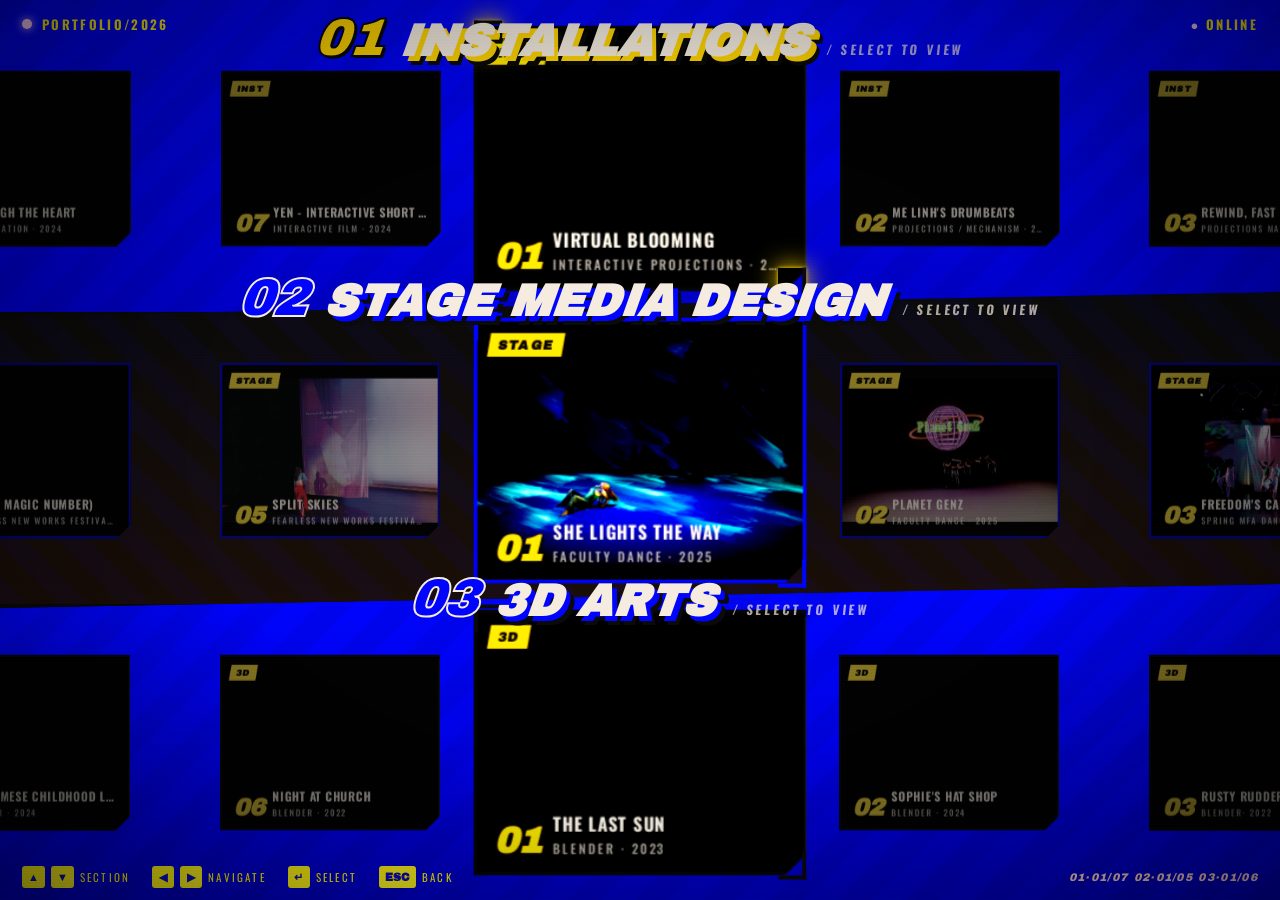
<file: index.html>
<!DOCTYPE html>
<html lang="en">
<head>
  <meta charset="UTF-8" />
  <meta name="viewport" content="width=device-width, initial-scale=1, viewport-fit=cover" />
  <title>EVEY VO — Portfolio Menu</title>

  <link rel="preconnect" href="https://fonts.googleapis.com" />
  <link rel="preconnect" href="https://fonts.gstatic.com" crossorigin />
  <link
    href="https://fonts.googleapis.com/css2?family=Archivo+Black&family=Oswald:wght@500;700&family=Bebas+Neue&family=Anton&display=swap"
    rel="stylesheet"
  />
  <!-- Dela Gothic One loaded separately so the request can't get garbled by the longer combined URL -->
  <link
    href="https://fonts.googleapis.com/css2?family=Dela+Gothic+One&display=swap"
    rel="stylesheet"
  />

  <link rel="stylesheet" href="styles.css?v=3" />
</head>
<body>
  <!-- Subtle vignette + scanline grain to imitate game-menu UI -->
  <div class="grain" aria-hidden="true"></div>
  <div class="vignette" aria-hidden="true"></div>

  <!-- Standalone vertical name (single instance, big) -->
   <!-- <div class="evey-tag" aria-hidden="true">HI! I'M EVEY VO</div> -->
  

  <!-- Top corner HUD -->
  <header class="hud-top">
    <div class="hud-brand">
      <span class="hud-dot"></span>
      <span class="hud-brand-text">PORTFOLIO/2026</span>
    </div>
    <div class="hud-status">
      <span class="hud-blink">●</span> ONLINE
    </div>
  </header>

  <main class="menu">
    <!-- BLUE STRIP 1 — INSTALLATIONS, slides Left → Right -->
    <section class="strip-section orange-section" data-direction="ltr" data-pos="top">
      <div class="strip-viewport">
        <div class="strip" id="strip-orange" aria-label="Installations carousel"></div>
        <div class="center-marker" aria-hidden="true">
          <div class="bracket bracket-l"></div>
          <div class="bracket bracket-r"></div>
        </div>
      </div>
      <div class="section-divider" aria-hidden="true"></div>
    </section>

    <!-- BLACK STRIP — STAGE DESIGN, slides Right → Left -->
    <section class="strip-section black-section" data-direction="rtl" data-pos="mid">
      <div class="strip-viewport">
        <div class="strip" id="strip-black" aria-label="Stage design carousel"></div>
        <div class="center-marker" aria-hidden="true">
          <div class="bracket bracket-l"></div>
          <div class="bracket bracket-r"></div>
        </div>
      </div>
      <div class="section-divider" aria-hidden="true"></div>
    </section>

    <!-- BLUE STRIP 2 — 3D ARTS, slides Left → Right -->
    <section class="strip-section orange-section" data-direction="ltr" data-pos="bot">
      <div class="strip-viewport">
        <div class="strip" id="strip-3d" aria-label="3D arts carousel"></div>
        <div class="center-marker" aria-hidden="true">
          <div class="bracket bracket-l"></div>
          <div class="bracket bracket-r"></div>
        </div>
      </div>
    </section>

    <!-- Section labels overlaid on the menu, anchored at section intersections -->
    <div class="menu-labels" aria-hidden="false">
      <div class="section-label section-label-anchor-top" data-section-key="orange">
        <span class="label-num">01</span>
        <h2 class="label-title">INSTALLATIONS</h2>
        <span class="label-tag">/ SELECT TO VIEW</span>
      </div>
      <div class="section-label section-label-seam-1" data-section-key="black">
        <span class="label-num">02</span>
        <h2 class="label-title">STAGE MEDIA DESIGN</h2>
        <span class="label-tag">/ SELECT TO VIEW</span>
      </div>
      <div class="section-label section-label-seam-2" data-section-key="threed">
        <span class="label-num">03</span>
        <h2 class="label-title">3D ARTS</h2>
        <span class="label-tag">/ SELECT TO VIEW</span>
      </div>
    </div>
  </main>

  <!-- Bottom HUD (button prompts) -->
  <footer class="hud-bottom">
    <span class="hud-key"><kbd>▲</kbd><kbd>▼</kbd> SECTION</span>
    <span class="hud-key"><kbd>◀</kbd><kbd>▶</kbd> NAVIGATE</span>
    <span class="hud-key"><kbd>↵</kbd> SELECT</span>
    <span class="hud-key"><kbd>ESC</kbd> BACK</span>
    <span class="hud-spacer"></span>
    <span class="hud-counter" id="hud-counter">— / —</span>
  </footer>

  <!-- Detail modal (hidden by default) -->
  <div class="modal" id="modal" role="dialog" aria-modal="true" aria-labelledby="modal-title" hidden>
    <div class="modal-backdrop" data-modal-close></div>

    <div class="modal-window" role="document">
      <header class="modal-header">
        <div class="modal-tag">
          <span class="modal-num" id="modal-num">01</span>
          <span class="modal-section" id="modal-section">INSTALLATIONS</span>
          <span class="modal-year" id="modal-year">—</span>
        </div>
        <button class="modal-close" data-modal-close aria-label="Close detail">
          <span class="modal-close-x">✕</span>
          <span class="modal-close-label">ESC</span>
        </button>
      </header>

      <h2 class="modal-title" id="modal-title">—</h2>
      <p class="modal-subtitle" id="modal-subtitle">—</p>

      <div class="modal-hero">
        <video
          id="modal-video"
          controls
          preload="metadata"
          playsinline
          crossorigin="anonymous"
        ></video>
        <!-- Large image hero, shown for 3D Arts items in place of the video. -->
        <img id="modal-image" class="modal-hero-image" alt="" style="display:none;" />
        <div class="modal-hero-frame" aria-hidden="true">
          <div class="hero-bracket hero-bracket-tl"></div>
          <div class="hero-bracket hero-bracket-tr"></div>
          <div class="hero-bracket hero-bracket-bl"></div>
          <div class="hero-bracket hero-bracket-br"></div>
        </div>
      </div>

      <div class="modal-body">
        <aside class="modal-meta">
          <dl>
            <div><dt>TYPE</dt><dd id="modal-type">—</dd></div>
            <div><dt>LOCATION</dt><dd id="modal-location">—</dd></div>
            <div><dt>ROLE</dt><dd id="modal-role">—</dd></div>
          </dl>

          <h3 class="modal-meta-title">CREDITS</h3>
          <ul class="modal-credits" id="modal-credits"></ul>
        </aside>

        <article class="modal-text" id="modal-text"></article>
      </div>

      <section class="modal-gallery">
        <h3 class="modal-gallery-title">DOCUMENTATION</h3>
        <div class="modal-gallery-grid" id="modal-gallery"></div>
      </section>
    </div>
  </div>

  <script src="script.js?v=3"></script>
</body>
</html>
</file>
<file: styles.css>
/* =====================================================================
   EVEY VO — Portfolio Game Menu
   Persona 5 / Metaphor: ReFantazio inspired.
   ===================================================================== */

:root {
  /* Primary palette — "orange" var names retained for stability,
     but the colors are now blue. THEME in script.js overrides these. */
  --orange: #0004ff;
  --orange-deep: #0000c7;
  --orange-light: #7a8aff;
  --black: #0a0a0a;
  --black-soft: #161312;
  --cream: #f5ecdf;
  --cream-dim: #d6c8b3;
  --accent: #ffd400;

  /* Fonts (overridable via THEME.fontDisplay / THEME.fontBody). */
  --font-display: 'Archivo Black', sans-serif;
  --font-body: 'Oswald', sans-serif;

  /* Sizing knobs (overridable via THEME.sizes / THEME.card). */
  --evey-size: clamp(40px, 6vw, 90px);
  --label-size: clamp(34px, 5.5vw, 92px);
  --label-num-size: clamp(28px, 4vw, 56px);

  --strip-h-desktop: 33vh;
  /* Cards now grow vertically to fit the full image without cropping. */
  --item-w-desktop: clamp(220px, 22vw, 380px);
  --item-h-desktop: clamp(200px, 25vh, 320px);

  --slide-duration: 1.6s;
  --slide-ease: cubic-bezier(0.72, 0.02, 0.18, 1);
  --zoom-duration: 0.45s;
  --zoom-ease: cubic-bezier(0.34, 1.56, 0.64, 1);
}

* { box-sizing: border-box; }

html, body {
  margin: 0;
  padding: 0;
  height: 100%;
  width: 100%;
  overflow: hidden;
  background: var(--black);
  color: var(--cream);
  font-family: var(--font-body);
  -webkit-font-smoothing: antialiased;
  text-rendering: optimizeLegibility;
}

body {
  position: relative;
  user-select: none;
}

/* ----------------------------- Background grain + vignette ---------- */
.grain {
  position: fixed; inset: 0;
  pointer-events: none;
  z-index: 60;
  opacity: 0.07;
  mix-blend-mode: overlay;
  background-image:
    repeating-linear-gradient(0deg, rgba(255,255,255,0.4) 0 1px, transparent 1px 3px);
  animation: grainShift 8s steps(8) infinite;
}
@keyframes grainShift {
  0%, 100% { transform: translate(0,0); }
  20% { transform: translate(-1px, 1px); }
  40% { transform: translate(1px, -1px); }
  60% { transform: translate(-2px, 0); }
  80% { transform: translate(2px, 1px); }
}

.vignette {
  position: fixed; inset: 0;
  pointer-events: none;
  z-index: 50;
  background: radial-gradient(ellipse at center,
    transparent 50%, rgba(0,0,0,0.55) 100%);
}

/* ----------------------------- Standalone name --------------------- */
.evey-tag {
  position: fixed;
  top: 50%;
  left: clamp(8px, 1.5vw, 24px);
  transform: translateY(-50%);
  writing-mode: vertical-rl;
  text-orientation: mixed;
  white-space: nowrap;
  /* Dela Gothic One — locked specifically for the standalone name. */
  font-family: var(--font-display);
  font-style: normal; /* Dela Gothic One only ships a regular cut */
  font-size: var(--evey-size);
  font-weight: 400;
  color: var(--cream);
  letter-spacing: 0.02em;
  text-shadow:
    4px 4px 0 var(--orange),
    8px 8px 0 var(--black);
  line-height: 0.95;
  z-index: 70;
  pointer-events: none;
}

/* ----------------------------- HUD top ------------------------------ */
.hud-top {
  position: fixed;
  top: 0; left: 0; right: 0;
  z-index: 45;
  padding: 14px 22px;
  display: flex;
  justify-content: space-between;
  align-items: center;
  font-family: var(--font-body);
  font-size: 13px;
  letter-spacing: 0.18em;
  font-weight: 700;
  text-transform: uppercase;
  pointer-events: none;
  mix-blend-mode: difference;
  color: var(--cream);
}

.hud-brand {
  display: flex;
  align-items: center;
  gap: 10px;
}

.hud-dot {
  width: 10px; height: 10px;
  background: var(--accent);
  border-radius: 50%;
  box-shadow: 0 0 10px var(--accent);
  animation: dotPulse 1.4s ease-in-out infinite;
}

@keyframes dotPulse {
  0%, 100% { transform: scale(1); opacity: 1; }
  50% { transform: scale(1.5); opacity: 0.6; }
}

.hud-status .hud-blink {
  color: var(--accent);
  animation: blink 1s steps(2) infinite;
}

@keyframes blink {
  50% { opacity: 0; }
}

/* ----------------------------- Menu layout -------------------------- */
.menu {
  position: relative;
  height: 100vh;
  width: 100%;
  padding-left: 0;
  display: flex;
  flex-direction: column;
  z-index: 10;
}

.strip-section {
  position: relative;
  flex: 1 1 33.3333%;
  min-height: 0;
  overflow: hidden;
  display: flex;
  flex-direction: column;
}

/* Orange section ------------------------------------------------------ */
.orange-section {
  background:
    /* diagonal stripes overlay */
    repeating-linear-gradient(
      135deg,
      rgba(0,0,0,0.05) 0 24px,
      rgba(0,0,0,0) 24px 48px
    ),
    linear-gradient(180deg, var(--orange) 0%, var(--orange-deep) 100%);
  color: var(--black);
}

/* Black section ------------------------------------------------------- */
.black-section {
  background:
    repeating-linear-gradient(
      45deg,
      rgba(0,4,255,0.05) 0 22px,
      rgba(0,4,255,0) 22px 44px
    ),
    linear-gradient(180deg, var(--black) 0%, #1a0e07 100%);
  color: var(--cream);
}

/* Stack ordering + diagonal cuts (top → mid → bot) ------------------- */
.strip-section[data-pos="top"] {
  z-index: 3;
  clip-path: polygon(0 0, 100% 0, 100% calc(100% - 24px), 0 100%);
}

.strip-section[data-pos="mid"] {
  z-index: 2;
  clip-path: polygon(0 24px, 100% 0, 100% calc(100% - 24px), 0 100%);
  margin-top: -24px;
}

.strip-section[data-pos="bot"] {
  z-index: 1;
  clip-path: polygon(0 24px, 100% 0, 100% 100%, 0 100%);
  margin-top: -24px;
}

/* ----------------------------- Section labels ----------------------- */
/* Labels are siblings of strip-sections, so they can overlap the
   diagonal section seams without being clipped. */
.menu-labels {
  position: absolute;
  inset: 0;
  z-index: 35;
  pointer-events: none;
}

.section-label {
  position: absolute;
  display: flex;
  flex-wrap: nowrap;
  white-space: nowrap;
  align-items: baseline;
  gap: 18px;
  pointer-events: none;
  text-transform: uppercase;
  max-width: calc(100vw - 24px);
  left: 50%;
}

/* INSTALLATIONS — pinned to the very top of the page. */
.section-label-anchor-top {
  top: 14px;
  transform: translateX(-50%) skewX(-6deg);
}

/* STAGE DESIGN — centered on the seam between strips 1 and 2. */
.section-label-seam-1 {
  top: 33.3333%;
  transform: translate(-50%, -50%) skewX(-6deg);
}

/* 3D ARTS — centered on the seam between strips 2 and 3. */
.section-label-seam-2 {
  top: 66.6666%;
  transform: translate(-50%, -50%) skewX(-6deg);
}

.label-num {
  font-family: var(--font-display);
  font-size: var(--label-num-size);
  font-weight: 900;
  font-style: italic;
  line-height: 1;
  color: var(--orange);
  -webkit-text-stroke: 2px var(--cream);
}

.label-title {
  font-family: var(--font-display);
  font-size: var(--label-size);
  font-weight: 900;
  font-style: italic;
  margin: 0;
  letter-spacing: 0.02em;
  line-height: 0.95;
  white-space: nowrap;
  color: var(--cream);
  /* Layered offset shadow so the title pops on both blue and black. */
  text-shadow:
    5px 5px 0 var(--orange),
    9px 9px 0 var(--black);
}

.label-tag {
  font-family: var(--font-body);
  font-size: clamp(11px, 1vw, 14px);
  font-weight: 700;
  letter-spacing: 0.22em;
  opacity: 0.7;
  align-self: end;
  padding-bottom: 6px;
  color: var(--cream);
}

/* Focused-strip indicator on labels (driven by keyboard nav) */
.section-label.is-focused .label-num {
  color: var(--accent);
  -webkit-text-stroke: 2px var(--black);
  text-shadow: 2px 2px 0 var(--black);
}
.section-label.is-focused .label-title {
  text-shadow:
    5px 5px 0 var(--accent),
    9px 9px 0 var(--black);
}

/* ----------------------------- Strip viewport ----------------------- */
.strip-viewport {
  position: relative;
  flex: 1 1 auto;
  min-height: 0;
  width: 100%;
  overflow: hidden;
  display: flex;
  align-items: center;
}

.strip {
  display: flex;
  align-items: center;
  gap: 28px;
  padding: 0 50vw; /* generous so first/last items can be centered */
  height: 100%;
  will-change: transform;
}

/* ----------------------------- Strip item --------------------------- */
.strip-item {
  flex: 0 0 auto;
  width: var(--item-w-desktop);
  height: var(--item-h-desktop);
  position: relative;
  cursor: pointer;
  transform: scale(0.78);
  filter: brightness(0.55) saturate(0.7);
  transition:
    transform var(--zoom-duration) var(--zoom-ease),
    filter var(--zoom-duration) ease;
  isolation: isolate;
}

.strip-item.zoomed {
  transform: scale(1.18);
  filter: brightness(1.1) saturate(1.15) contrast(1.05);
  z-index: 8;
}

/* The actual card --------------------------------------------------- */
.card-frame {
  position: relative;
  width: 100%;
  height: 100%;
  background: var(--black);
  border: 3px solid var(--black);
  box-shadow:
    8px 8px 0 0 rgba(0,0,0,0.6),
    inset 0 0 0 1px rgba(255,255,255,0.08);
  overflow: hidden;
  /* angled corner like Persona 5 menu */
  clip-path: polygon(
    0 0,
    100% 0,
    100% calc(100% - 18px),
    calc(100% - 18px) 100%,
    0 100%
  );
}

.orange-section .card-frame {
  border-color: var(--black);
  box-shadow:
    6px 6px 0 0 var(--cream),
    10px 10px 0 0 rgba(0,0,0,0.55),
    inset 0 0 0 1px rgba(255,255,255,0.08);
}

.black-section .card-frame {
  border-color: var(--orange);
  box-shadow:
    6px 6px 0 0 var(--orange-deep),
    10px 10px 0 0 rgba(0,0,0,0.6),
    inset 0 0 0 1px rgba(255,255,255,0.08);
}

.card-frame img {
  width: 100%;
  height: 100%;
  /* `contain` shows the full image without cropping. The card-frame has
     a dark background that fills any letterbox area. */
  object-fit: contain;
  display: block;
  background: var(--black);
  filter: contrast(1.05) saturate(1.05);
  transition: transform 1s ease;
}

.zoomed .card-frame img {
  transform: scale(1.06);
}

/* Subtle gradient + corner tag ------------------------------------- */
.card-frame::before {
  content: '';
  position: absolute;
  inset: 0;
  background: linear-gradient(180deg,
    transparent 40%,
    rgba(0,0,0,0.85) 100%);
  pointer-events: none;
}

.card-tag {
  position: absolute;
  top: 10px;
  left: 10px;
  background: var(--accent);
  color: var(--black);
  font-family: var(--font-display);
  font-size: 11px;
  font-weight: 900;
  letter-spacing: 0.1em;
  padding: 4px 8px;
  z-index: 2;
  transform: skewX(-10deg);
}

.card-info {
  position: absolute;
  left: 0; right: 0; bottom: 0;
  padding: 12px 14px;
  z-index: 3;
  display: flex;
  align-items: flex-end;
  gap: 10px;
  color: var(--cream);
}

.card-num {
  font-family: var(--font-display);
  font-size: clamp(22px, 2.4vw, 34px);
  font-weight: 900;
  font-style: italic;
  line-height: 0.9;
  color: var(--accent);
  text-shadow: 2px 2px 0 var(--black);
}

.card-info-text { flex: 1; min-width: 0; }

.card-info h3 {
  margin: 0;
  font-family: var(--font-body);
  font-size: clamp(13px, 1.2vw, 18px);
  font-weight: 700;
  text-transform: uppercase;
  letter-spacing: 0.05em;
  white-space: nowrap;
  overflow: hidden;
  text-overflow: ellipsis;
}

.card-info p {
  margin: 2px 0 0;
  font-family: var(--font-body);
  font-size: clamp(10px, 0.85vw, 12px);
  font-weight: 500;
  text-transform: uppercase;
  letter-spacing: 0.18em;
  opacity: 0.7;
  white-space: nowrap;
  overflow: hidden;
  text-overflow: ellipsis;
}

/* ----------------------------- Center marker ------------------------ */
.center-marker {
  position: absolute;
  left: 50%; top: 50%;
  transform: translate(-50%, -50%);
  width: calc(var(--item-w-desktop) + 50px);
  height: calc(var(--item-h-desktop) + 50px);
  pointer-events: none;
  z-index: 6;
}

.bracket {
  position: absolute;
  width: 28px; height: 28px;
  border: 4px solid currentColor;
}
.orange-section .bracket { color: var(--black); }
.black-section .bracket { color: var(--orange); }

.bracket-l {
  top: 0; left: 0;
  border-right: none;
  border-bottom: none;
}
.bracket-r {
  bottom: 0; right: 0;
  border-left: none;
  border-top: none;
}

/* Pulsing animation while zoomed */
.strip-section.is-locked .bracket {
  animation: bracketPulse 1.4s ease-in-out infinite;
}

@keyframes bracketPulse {
  0%, 100% { transform: translate(0,0); opacity: 1; }
  50%      { transform: translate(-4px,-4px); opacity: 0.65; }
}
.bracket-r {
  /* mirror the pulse direction */
}
.strip-section.is-locked .bracket-r {
  animation-name: bracketPulseR;
}
@keyframes bracketPulseR {
  0%, 100% { transform: translate(0,0); opacity: 1; }
  50%      { transform: translate(4px,4px); opacity: 0.65; }
}

/* ----------------------------- Section divider ---------------------- */
.section-divider {
  position: absolute;
  left: 0; right: 0; bottom: 0;
  height: 4px;
  background: var(--black);
  z-index: 4;
}

/* ----------------------------- HUD bottom --------------------------- */
.hud-bottom {
  position: fixed;
  bottom: 0; left: 0; right: 0;
  z-index: 45;
  padding: 12px 22px;
  display: flex;
  align-items: center;
  gap: 22px;
  font-family: var(--font-body);
  font-size: 11px;
  letter-spacing: 0.2em;
  text-transform: uppercase;
  pointer-events: none;
  mix-blend-mode: difference;
  color: var(--cream);
  background: linear-gradient(0deg, rgba(0,0,0,0.45), transparent);
}

.hud-key {
  display: inline-flex;
  align-items: center;
  gap: 6px;
}

.hud-key kbd {
  display: inline-flex;
  align-items: center;
  justify-content: center;
  min-width: 22px;
  height: 22px;
  padding: 0 6px;
  background: var(--cream);
  color: var(--black);
  font-family: var(--font-display);
  font-size: 11px;
  font-weight: 900;
  border-radius: 3px;
  letter-spacing: 0;
}

.hud-spacer { flex: 1; }

.hud-counter {
  font-family: var(--font-display);
  font-style: italic;
  letter-spacing: 0.12em;
  color: var(--accent);
}

/* ----------------------------- Responsive --------------------------- */
@media (max-width: 900px) {
  :root {
    --item-w-desktop: clamp(180px, 55vw, 260px);
    --item-h-desktop: clamp(120px, 36vw, 170px);
  }

  .label-title { font-size: clamp(24px, 7vw, 42px); }
  .label-num { font-size: clamp(20px, 5vw, 32px); }
  .label-tag { display: none; }

  .strip { gap: 18px; }

  .hud-top, .hud-bottom { font-size: 10px; gap: 12px; padding-left: 12px; padding-right: 12px; }
  .hud-key:nth-child(2), .hud-key:nth-child(3) { display: none; }
}

@media (max-width: 560px) {
  .evey-tag {
    font-size: clamp(28px, 9vw, 56px);
  }

  .section-label-anchor-top { top: 10px; }
  .label-title {
    font-size: clamp(24px, 8vw, 40px);
    text-shadow: 3px 3px 0 var(--orange), 6px 6px 0 var(--black);
  }

  .center-marker {
    width: calc(var(--item-w-desktop) + 24px);
    height: calc(var(--item-h-desktop) + 24px);
  }
  .bracket { width: 18px; height: 18px; border-width: 3px; }
}

/* Reduced motion: respect users who don't want animations */
@media (prefers-reduced-motion: reduce) {
  .strip-item { transition: none; }
  .strip { transition: none !important; }
}

/* ===================================================================
   Focused-strip indicator (driven by keyboard nav)
   =================================================================== */
.strip-section.is-focused .center-marker .bracket {
  box-shadow: 0 0 24px var(--accent), 0 0 4px var(--accent);
}
.strip-section.is-focused .section-label .label-num {
  color: var(--accent);
  -webkit-text-stroke: 0;
  text-shadow: 2px 2px 0 var(--black);
}

/* ===================================================================
   Detail modal
   =================================================================== */
.modal[hidden] { display: none; }

.modal {
  position: fixed;
  inset: 0;
  z-index: 200;
  display: flex;
  align-items: center;
  justify-content: center;
  padding: 24px;
}

.modal-backdrop {
  position: absolute;
  inset: 0;
  background: rgba(8, 6, 4, 0.85);
  backdrop-filter: blur(6px) saturate(0.9);
  -webkit-backdrop-filter: blur(6px) saturate(0.9);
  animation: backdropIn 0.25s ease-out forwards;
}

@keyframes backdropIn {
  from { opacity: 0; }
  to   { opacity: 1; }
}

.modal-window {
  position: relative;
  width: min(96vw, 1100px);
  max-height: calc(100vh - 48px);
  background: var(--cream);
  color: var(--black);
  display: flex;
  flex-direction: column;
  overflow-y: auto;
  overflow-x: hidden;
  border: 4px solid var(--black);
  box-shadow:
    14px 14px 0 0 var(--orange-deep),
    24px 24px 0 0 rgba(0, 0, 0, 0.45);
  clip-path: polygon(
    24px 0,
    100% 0,
    100% calc(100% - 24px),
    calc(100% - 24px) 100%,
    0 100%,
    0 24px
  );
  animation: modalIn 0.42s cubic-bezier(0.34, 1.56, 0.64, 1) forwards;
  scrollbar-width: thin;
  scrollbar-color: var(--orange) transparent;
}

.modal-window::-webkit-scrollbar { width: 8px; }
.modal-window::-webkit-scrollbar-thumb { background: var(--orange); }

@keyframes modalIn {
  from { transform: scale(0.86) translateY(20px) skewX(-2deg); opacity: 0; }
  to   { transform: scale(1) translateY(0) skewX(0); opacity: 1; }
}

.modal.is-closing .modal-window {
  animation: modalOut 0.25s ease-in forwards;
}
.modal.is-closing .modal-backdrop {
  animation: backdropOut 0.25s ease-in forwards;
}
@keyframes modalOut {
  to { transform: scale(0.94) translateY(10px); opacity: 0; }
}
@keyframes backdropOut {
  to { opacity: 0; }
}

/* Header ----------------------------------------------------------- */
.modal-header {
  position: sticky;
  top: 0;
  z-index: 5;
  display: flex;
  align-items: center;
  justify-content: space-between;
  gap: 16px;
  padding: 16px 24px;
  background: var(--black);
  color: var(--cream);
}

.modal-tag {
  display: flex;
  align-items: baseline;
  gap: 14px;
  font-family: var(--font-display);
  text-transform: uppercase;
}
.modal-num {
  font-size: clamp(22px, 2.6vw, 34px);
  font-style: italic;
  color: var(--orange);
  -webkit-text-stroke: 1px var(--cream);
}
.modal-section {
  font-family: var(--font-body);
  font-size: 13px;
  font-weight: 700;
  letter-spacing: 0.22em;
  color: var(--cream);
}
.modal-year {
  font-family: var(--font-body);
  font-size: 13px;
  font-weight: 500;
  letter-spacing: 0.18em;
  color: var(--accent);
  padding: 2px 8px;
  border: 1px solid var(--accent);
}

.modal-close {
  appearance: none;
  border: 2px solid var(--orange);
  background: transparent;
  color: var(--cream);
  padding: 6px 10px;
  display: flex;
  align-items: center;
  gap: 8px;
  cursor: pointer;
  font-family: var(--font-body);
  font-size: 12px;
  letter-spacing: 0.2em;
  transition: background 0.2s, color 0.2s, transform 0.2s;
}
.modal-close:hover {
  background: var(--orange);
  color: var(--black);
  transform: translate(-2px, -2px);
}
.modal-close-x {
  font-family: var(--font-display);
  font-size: 16px;
}

/* Title block ------------------------------------------------------ */
.modal-title {
  margin: 22px 28px 4px;
  font-family: var(--font-display);
  font-style: italic;
  font-size: clamp(36px, 5.5vw, 72px);
  line-height: 0.95;
  letter-spacing: -0.01em;
  text-transform: uppercase;
}
.modal-subtitle {
  margin: 0 28px 18px;
  font-family: var(--font-body);
  font-weight: 500;
  font-size: 14px;
  letter-spacing: 0.2em;
  text-transform: uppercase;
  color: var(--orange-deep);
}

/* Hero (video) ----------------------------------------------------- */
.modal-hero {
  position: relative;
  margin: 0 28px;
  aspect-ratio: 16 / 9;
  background: var(--black);
  overflow: hidden;
  border: 3px solid var(--black);
  box-shadow: 6px 6px 0 var(--orange);
}
.modal-hero video {
  width: 100%;
  height: 100%;
  object-fit: cover;
  display: block;
  background: var(--black);
}

/* 3D Arts modal: a big still image instead of a video. We use object-fit:
   contain so the full render shows without being cropped. */
.modal-hero-image {
  width: 100%;
  height: 100%;
  object-fit: contain;
  display: block;
  background: var(--black);
}

/* ===================================================================
   "is-threed" modal variant
   Stripped-down layout for 3D Arts: title + subtitle + year + 1
   description paragraph + a single FULL-SIZE image.
   No meta sidebar, no credits, no documentation gallery.
   =================================================================== */
.modal-window.is-threed .modal-meta,
.modal-window.is-threed .modal-gallery {
  display: none;
}

/* Body becomes a single column, padded comfortably. */
.modal-window.is-threed .modal-body {
  display: block;
  grid-template-columns: 1fr;
  padding: 14px 28px 24px;
}

/* Show only the first description paragraph; hide the rest. */
.modal-window.is-threed .modal-text p ~ p {
  display: none;
}

/* The hero drops the 16:9 frame entirely and grows to match the image. */
.modal-window.is-threed .modal-hero {
  /* Cancel the fixed 16:9 lock and any inherited fixed height. */
  aspect-ratio: auto !important;
  height: auto !important;
  min-height: 0;
  max-height: none;
  margin: 6px 28px 0;
  padding: 0;
  background: var(--black);
  display: flex;
  align-items: center;
  justify-content: center;
  flex: 0 0 auto;          /* don't let the flex column squish it */
  overflow: visible;
}

/* Hide the corner-bracket frame in 3D mode — the image carries itself. */
.modal-window.is-threed .modal-hero-frame {
  display: none;
}

/* The image: natural aspect, capped at viewport-sized max-height. */
.modal-window.is-threed .modal-hero-image {
  display: block !important;
  width: auto !important;
  height: auto !important;
  max-width: 100% !important;
  max-height: 75vh !important;
  object-fit: contain;
  background: transparent;
}

.hero-bracket {
  position: absolute;
  width: 22px;
  height: 22px;
  border: 3px solid var(--accent);
  pointer-events: none;
  z-index: 2;
}
.hero-bracket-tl { top: 8px; left: 8px; border-right: none; border-bottom: none; }
.hero-bracket-tr { top: 8px; right: 8px; border-left: none; border-bottom: none; }
.hero-bracket-bl { bottom: 8px; left: 8px; border-right: none; border-top: none; }
.hero-bracket-br { bottom: 8px; right: 8px; border-left: none; border-top: none; }

/* Body grid -------------------------------------------------------- */
.modal-body {
  display: grid;
  grid-template-columns: 280px 1fr;
  gap: 28px;
  padding: 24px 28px 8px;
}

.modal-meta dl {
  margin: 0;
  display: grid;
  gap: 14px;
}
.modal-meta dl > div {
  display: flex;
  flex-direction: column;
  gap: 2px;
  border-left: 3px solid var(--orange);
  padding-left: 12px;
}
.modal-meta dt {
  font-family: var(--font-body);
  font-size: 11px;
  font-weight: 700;
  letter-spacing: 0.2em;
  text-transform: uppercase;
  color: var(--orange-deep);
}
.modal-meta dd {
  margin: 0;
  font-family: var(--font-body);
  font-weight: 700;
  font-size: 16px;
  text-transform: uppercase;
  letter-spacing: 0.04em;
}

.modal-meta-title,
.modal-gallery-title {
  margin: 22px 0 10px;
  font-family: var(--font-display);
  font-style: italic;
  font-size: 14px;
  letter-spacing: 0.18em;
  text-transform: uppercase;
  color: var(--black);
  border-bottom: 3px solid var(--black);
  padding-bottom: 4px;
}

.modal-credits {
  margin: 0;
  padding: 0;
  list-style: none;
  display: grid;
  gap: 4px;
  font-family: var(--font-body);
  font-size: 13px;
  line-height: 1.4;
}
.modal-credits li::before {
  content: '— ';
  color: var(--orange-deep);
}

.modal-text {
  font-family: var(--font-body);
  font-size: 15px;
  line-height: 1.6;
  color: var(--black);
}
.modal-text p {
  margin: 0 0 14px;
}
.modal-text p:first-of-type {
  font-size: 17px;
  font-weight: 500;
}
.modal-text p:first-of-type::first-letter {
  font-family: var(--font-display);
  font-style: italic;
  font-size: 3em;
  float: left;
  line-height: 0.9;
  margin: 0.05em 8px 0 0;
  color: var(--orange);
  -webkit-text-stroke: 2px var(--black);
}

/* Gallery ---------------------------------------------------------- */
.modal-gallery {
  padding: 0 28px 32px;
}
.modal-gallery-grid {
  display: grid;
  grid-template-columns: repeat(auto-fill, minmax(180px, 1fr));
  gap: 12px;
}
.modal-gallery-grid img {
  width: 100%;
  aspect-ratio: 4 / 3;
  object-fit: cover;
  display: block;
  border: 2px solid var(--black);
  box-shadow: 4px 4px 0 var(--orange);
  transition: transform 0.25s ease;
}
.modal-gallery-grid img:hover {
  transform: translate(-3px, -3px);
}

/* Modal responsive ------------------------------------------------- */
@media (max-width: 800px) {
  .modal-body {
    grid-template-columns: 1fr;
    gap: 20px;
  }
  .modal-title { font-size: clamp(28px, 8vw, 48px); margin: 16px 18px 4px; }
  .modal-subtitle, .modal-hero { margin-left: 18px; margin-right: 18px; }
  .modal-body { padding: 18px 18px 8px; }
  .modal-gallery { padding: 0 18px 24px; }
  .modal-header { padding: 12px 18px; }
}

/* Reduced motion modal ---------------------------------------------- */
@media (prefers-reduced-motion: reduce) {
  .modal-window,
  .modal.is-closing .modal-window,
  .modal-backdrop,
  .modal.is-closing .modal-backdrop {
    animation: none !important;
  }
}
</file>
